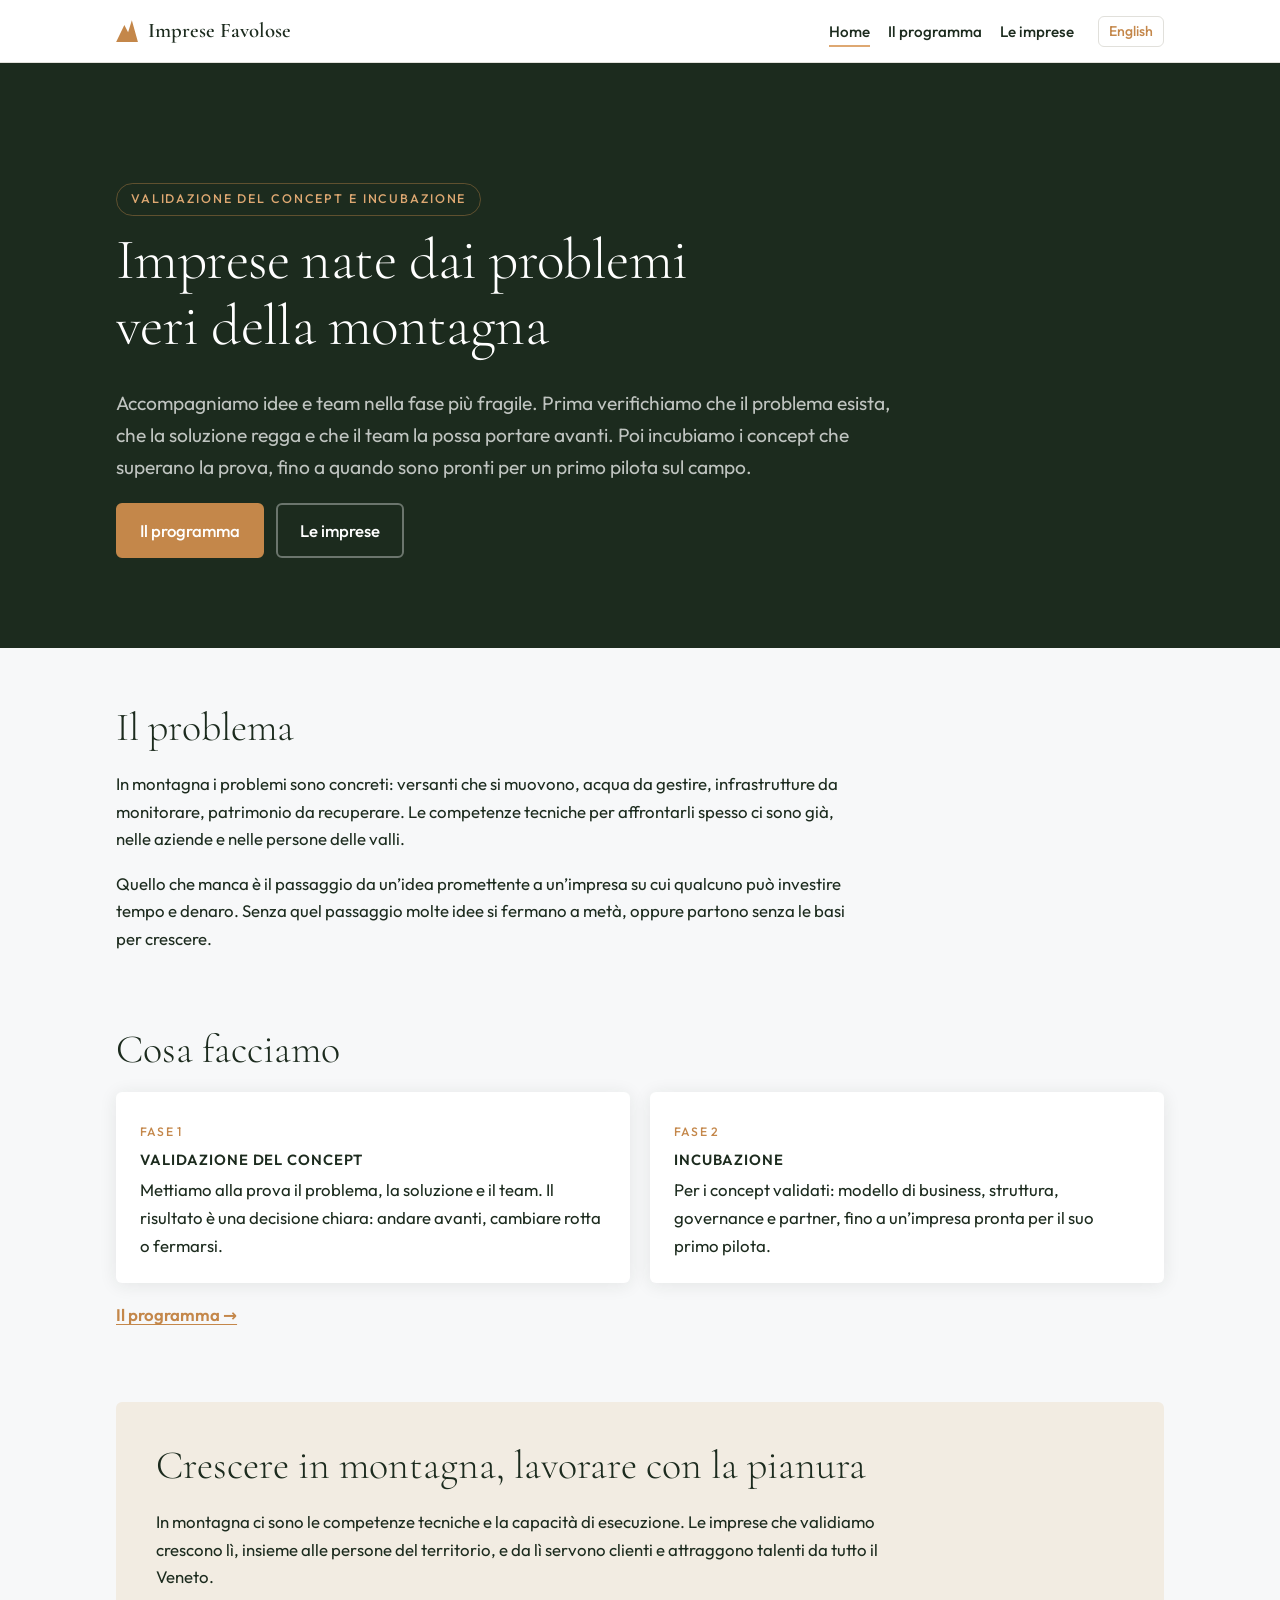
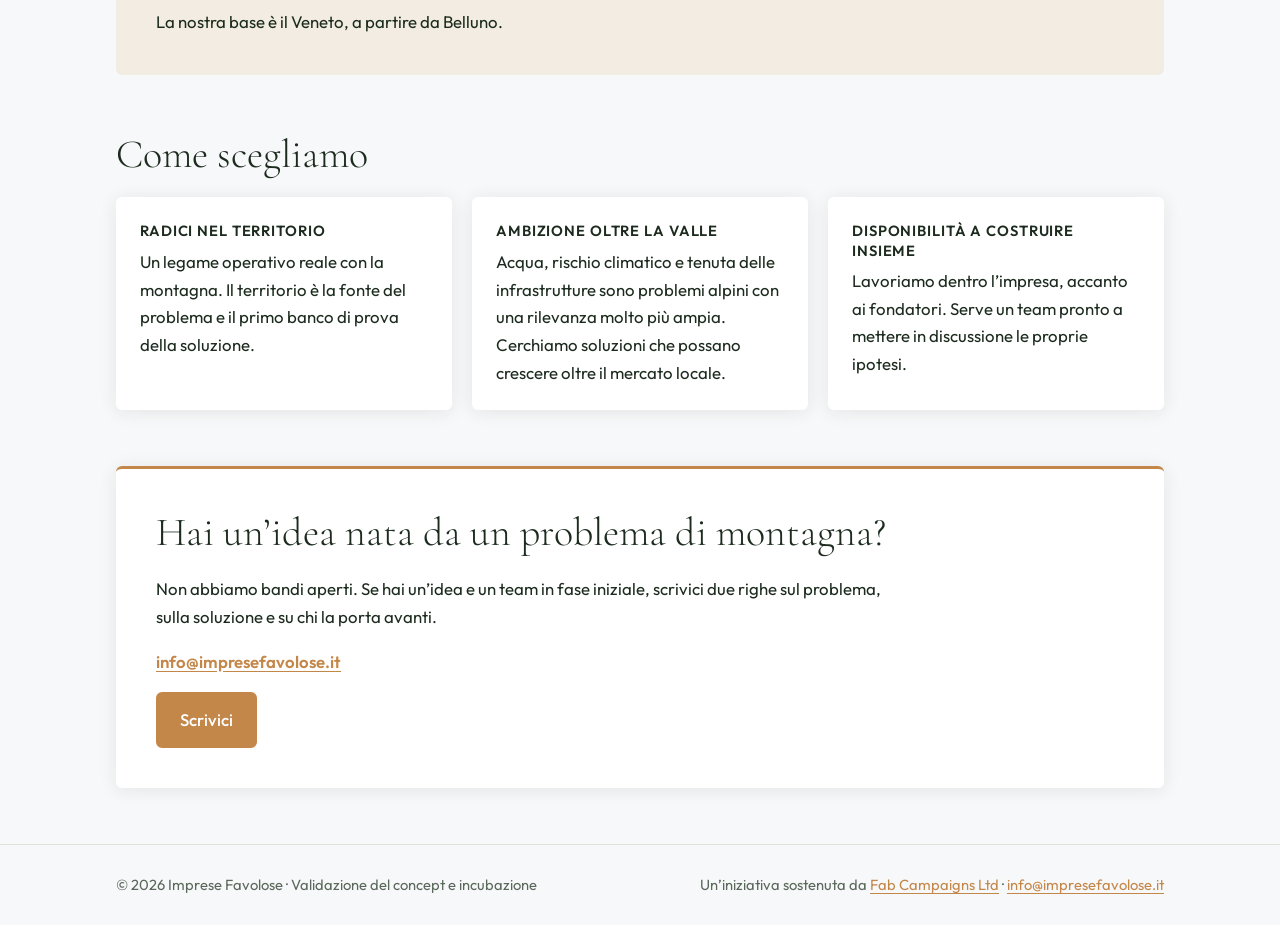
<file: site/index.html>
<!doctype html>
<html lang="it-IT">
<head>
<meta charset="utf-8">
<meta name="viewport" content="width=device-width, initial-scale=1, viewport-fit=cover">
<title>Imprese Favolose · Validazione del concept e incubazione</title>
<meta name="description" content="Validiamo e incubiamo imprese nate dai problemi reali della montagna, fino a quando sono pronte per un primo pilota.">
<meta name="robots" content="noindex, nofollow">
<meta property="og:title" content="Imprese Favolose · Validazione del concept e incubazione">
<meta property="og:description" content="Validiamo e incubiamo imprese nate dai problemi reali della montagna, fino a quando sono pronte per un primo pilota.">
<meta property="og:site_name" content="Imprese Favolose">
<meta name="twitter:card" content="summary">
<link rel="alternate" hreflang="it" href="https://impresefavolose.it/">
<link rel="alternate" hreflang="en" href="https://impresefavolose.it/en/">
<link rel="alternate" hreflang="x-default" href="https://impresefavolose.it/">
<link rel="preload" href="assets/fonts/cormorant-garamond-latin-600-normal.woff2" as="font" type="font/woff2" crossorigin>
<link rel="stylesheet" href="assets/site.css?v=5d8d4ecccc">
</head>
<body>
<a class="skip" href="#content">Vai al contenuto</a>
<header class="site-header">
  <div class="wrap">
    <a class="brand" href="index.html"><span class="mark" aria-hidden="true"></span><span>Imprese Favolose</span></a>
    <nav class="site-nav" aria-label="Main">
      <ul>
        <li><a href="index.html" aria-current="page">Home</a></li>
        <li><a href="programma.html">Il programma</a></li>
        <li><a href="imprese.html">Le imprese</a></li>
      </ul>
    </nav>
    <a class="lang" href="en/index.html" hreflang="en" lang="en">English</a>
  </div>
</header>
<main id="content">
<div class="hero"><div class="wrap">
<p class="eyebrow">Validazione del concept e incubazione</p>
<h1>Imprese nate dai problemi veri della montagna</h1>
<p class="lead">Accompagniamo idee e team nella fase più fragile. Prima verifichiamo che il problema esista, che la soluzione regga e che il team la possa portare avanti. Poi incubiamo i concept che superano la prova, fino a quando sono pronti per un primo pilota sul campo.</p>
<div class="btn-row"><a class="btn" href="programma.html">Il programma</a><a class="btn ghost" href="imprese.html">Le imprese</a></div>
</div></div><section><div class="wrap"><div class="prose"><h2>Il problema</h2><p>In montagna i problemi sono concreti: versanti che si muovono, acqua da gestire, infrastrutture da monitorare, patrimonio da recuperare. Le competenze tecniche per affrontarli spesso ci sono già, nelle aziende e nelle persone delle valli.</p><p>Quello che manca è il passaggio da un’idea promettente a un’impresa su cui qualcuno può investire tempo e denaro. Senza quel passaggio molte idee si fermano a metà, oppure partono senza le basi per crescere.</p></div></div></section><section><div class="wrap"><h2>Cosa facciamo</h2><div class="grid two"><div class="card"><span class="tag">Fase 1</span><h3>Validazione del concept</h3><p>Mettiamo alla prova il problema, la soluzione e il team. Il risultato è una decisione chiara: andare avanti, cambiare rotta o fermarsi.</p></div><div class="card"><span class="tag">Fase 2</span><h3>Incubazione</h3><p>Per i concept validati: modello di business, struttura, governance e partner, fino a un’impresa pronta per il suo primo pilota.</p></div></div><p class="more-link"><a href="programma.html">Il programma &rarr;</a></p></div></section><section><div class="wrap"><div class="band"><h2>Crescere in montagna, lavorare con la pianura</h2><p>In montagna ci sono le competenze tecniche e la capacità di esecuzione. Le imprese che validiamo crescono lì, insieme alle persone del territorio, e da lì servono clienti e attraggono talenti da tutto il Veneto.</p><p>La nostra base è il Veneto, a partire da Belluno.</p></div></div></section><section><div class="wrap"><h2>Come scegliamo</h2><div class="grid"><div class="card"><h3>Radici nel territorio</h3><p>Un legame operativo reale con la montagna. Il territorio è la fonte del problema e il primo banco di prova della soluzione.</p></div><div class="card"><h3>Ambizione oltre la valle</h3><p>Acqua, rischio climatico e tenuta delle infrastrutture sono problemi alpini con una rilevanza molto più ampia. Cerchiamo soluzioni che possano crescere oltre il mercato locale.</p></div><div class="card"><h3>Disponibilità a costruire insieme</h3><p>Lavoriamo dentro l’impresa, accanto ai fondatori. Serve un team pronto a mettere in discussione le proprie ipotesi.</p></div></div></div></section><section><div class="wrap"><div class="callout"><h2>Hai un’idea nata da un problema di montagna?</h2><p>Non abbiamo bandi aperti. Se hai un’idea e un team in fase iniziale, scrivici due righe sul problema, sulla soluzione e su chi la porta avanti.</p><p class="contact-line"><a href="mailto:info@impresefavolose.it">info@impresefavolose.it</a></p><div class="btn-row"><a class="btn" href="mailto:info@impresefavolose.it?subject=Imprese%20Favolose">Scrivici</a></div></div></div></section>
</main>
<footer class="site-footer">
  <div class="wrap">
    <span>&copy; 2026 Imprese Favolose · Validazione del concept e incubazione</span>
    <span>Un’iniziativa sostenuta da <a href="https://fabcampaigns.com">Fab Campaigns Ltd</a> &middot; <a href="mailto:info@impresefavolose.it">info@impresefavolose.it</a></span>
  </div>
</footer>
</body>
</html>
</file>
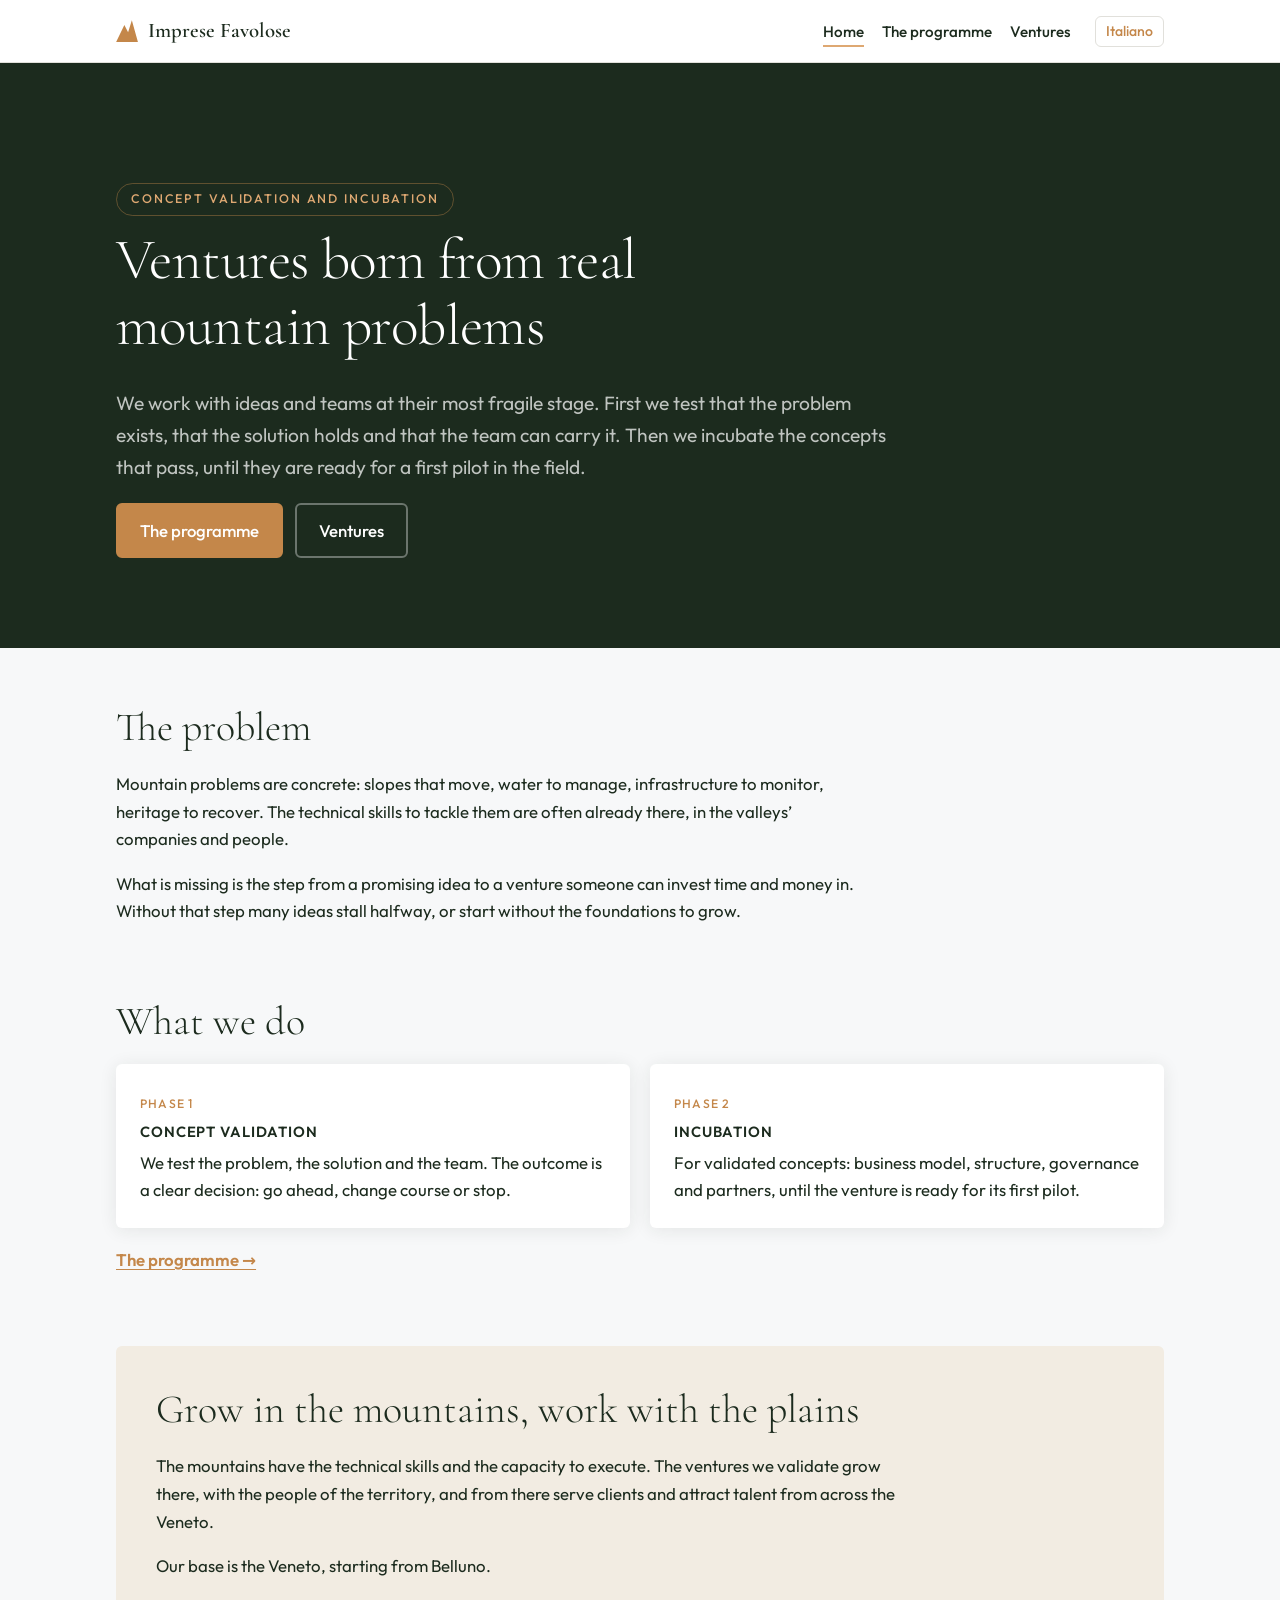
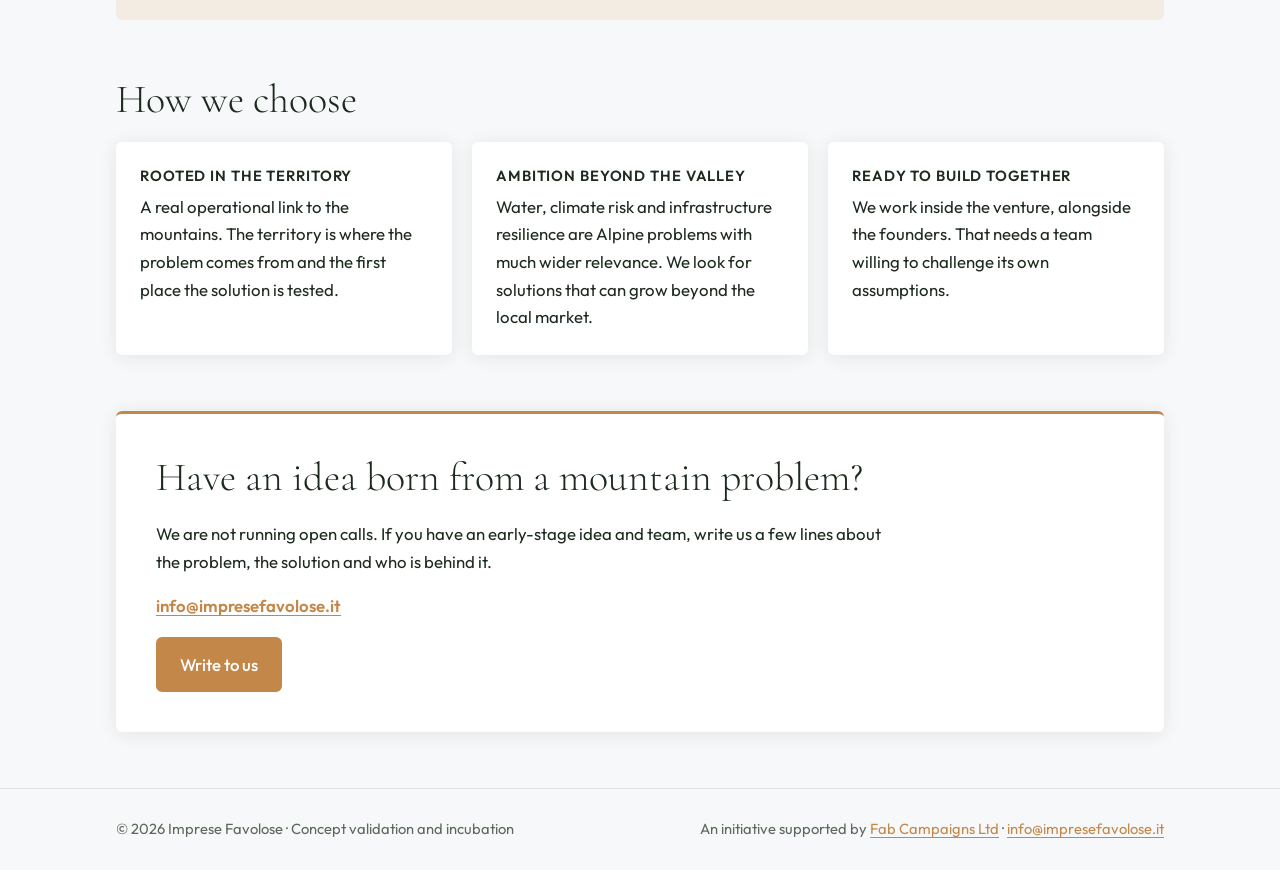
<file: site/en/index.html>
<!doctype html>
<html lang="en-GB">
<head>
<meta charset="utf-8">
<meta name="viewport" content="width=device-width, initial-scale=1, viewport-fit=cover">
<title>Imprese Favolose · Concept validation and incubation</title>
<meta name="description" content="We validate and incubate ventures born from real mountain problems, until they are ready for a first pilot.">
<meta name="robots" content="noindex, nofollow">
<meta property="og:title" content="Imprese Favolose · Concept validation and incubation">
<meta property="og:description" content="We validate and incubate ventures born from real mountain problems, until they are ready for a first pilot.">
<meta property="og:site_name" content="Imprese Favolose">
<meta name="twitter:card" content="summary">
<link rel="alternate" hreflang="it" href="https://impresefavolose.it/">
<link rel="alternate" hreflang="en" href="https://impresefavolose.it/en/">
<link rel="alternate" hreflang="x-default" href="https://impresefavolose.it/">
<link rel="preload" href="../assets/fonts/cormorant-garamond-latin-600-normal.woff2" as="font" type="font/woff2" crossorigin>
<link rel="stylesheet" href="../assets/site.css?v=5d8d4ecccc">
</head>
<body>
<a class="skip" href="#content">Skip to content</a>
<header class="site-header">
  <div class="wrap">
    <a class="brand" href="index.html"><span class="mark" aria-hidden="true"></span><span>Imprese Favolose</span></a>
    <nav class="site-nav" aria-label="Main">
      <ul>
        <li><a href="index.html" aria-current="page">Home</a></li>
        <li><a href="programme.html">The programme</a></li>
        <li><a href="ventures.html">Ventures</a></li>
      </ul>
    </nav>
    <a class="lang" href="../index.html" hreflang="it" lang="it">Italiano</a>
  </div>
</header>
<main id="content">
<div class="hero"><div class="wrap">
<p class="eyebrow">Concept validation and incubation</p>
<h1>Ventures born from real mountain problems</h1>
<p class="lead">We work with ideas and teams at their most fragile stage. First we test that the problem exists, that the solution holds and that the team can carry it. Then we incubate the concepts that pass, until they are ready for a first pilot in the field.</p>
<div class="btn-row"><a class="btn" href="programme.html">The programme</a><a class="btn ghost" href="ventures.html">Ventures</a></div>
</div></div><section><div class="wrap"><div class="prose"><h2>The problem</h2><p>Mountain problems are concrete: slopes that move, water to manage, infrastructure to monitor, heritage to recover. The technical skills to tackle them are often already there, in the valleys’ companies and people.</p><p>What is missing is the step from a promising idea to a venture someone can invest time and money in. Without that step many ideas stall halfway, or start without the foundations to grow.</p></div></div></section><section><div class="wrap"><h2>What we do</h2><div class="grid two"><div class="card"><span class="tag">Phase 1</span><h3>Concept validation</h3><p>We test the problem, the solution and the team. The outcome is a clear decision: go ahead, change course or stop.</p></div><div class="card"><span class="tag">Phase 2</span><h3>Incubation</h3><p>For validated concepts: business model, structure, governance and partners, until the venture is ready for its first pilot.</p></div></div><p class="more-link"><a href="programme.html">The programme &rarr;</a></p></div></section><section><div class="wrap"><div class="band"><h2>Grow in the mountains, work with the plains</h2><p>The mountains have the technical skills and the capacity to execute. The ventures we validate grow there, with the people of the territory, and from there serve clients and attract talent from across the Veneto.</p><p>Our base is the Veneto, starting from Belluno.</p></div></div></section><section><div class="wrap"><h2>How we choose</h2><div class="grid"><div class="card"><h3>Rooted in the territory</h3><p>A real operational link to the mountains. The territory is where the problem comes from and the first place the solution is tested.</p></div><div class="card"><h3>Ambition beyond the valley</h3><p>Water, climate risk and infrastructure resilience are Alpine problems with much wider relevance. We look for solutions that can grow beyond the local market.</p></div><div class="card"><h3>Ready to build together</h3><p>We work inside the venture, alongside the founders. That needs a team willing to challenge its own assumptions.</p></div></div></div></section><section><div class="wrap"><div class="callout"><h2>Have an idea born from a mountain problem?</h2><p>We are not running open calls. If you have an early-stage idea and team, write us a few lines about the problem, the solution and who is behind it.</p><p class="contact-line"><a href="mailto:info@impresefavolose.it">info@impresefavolose.it</a></p><div class="btn-row"><a class="btn" href="mailto:info@impresefavolose.it?subject=Imprese%20Favolose">Write to us</a></div></div></div></section>
</main>
<footer class="site-footer">
  <div class="wrap">
    <span>&copy; 2026 Imprese Favolose · Concept validation and incubation</span>
    <span>An initiative supported by <a href="https://fabcampaigns.com">Fab Campaigns Ltd</a> &middot; <a href="mailto:info@impresefavolose.it">info@impresefavolose.it</a></span>
  </div>
</footer>
</body>
</html>
</file>
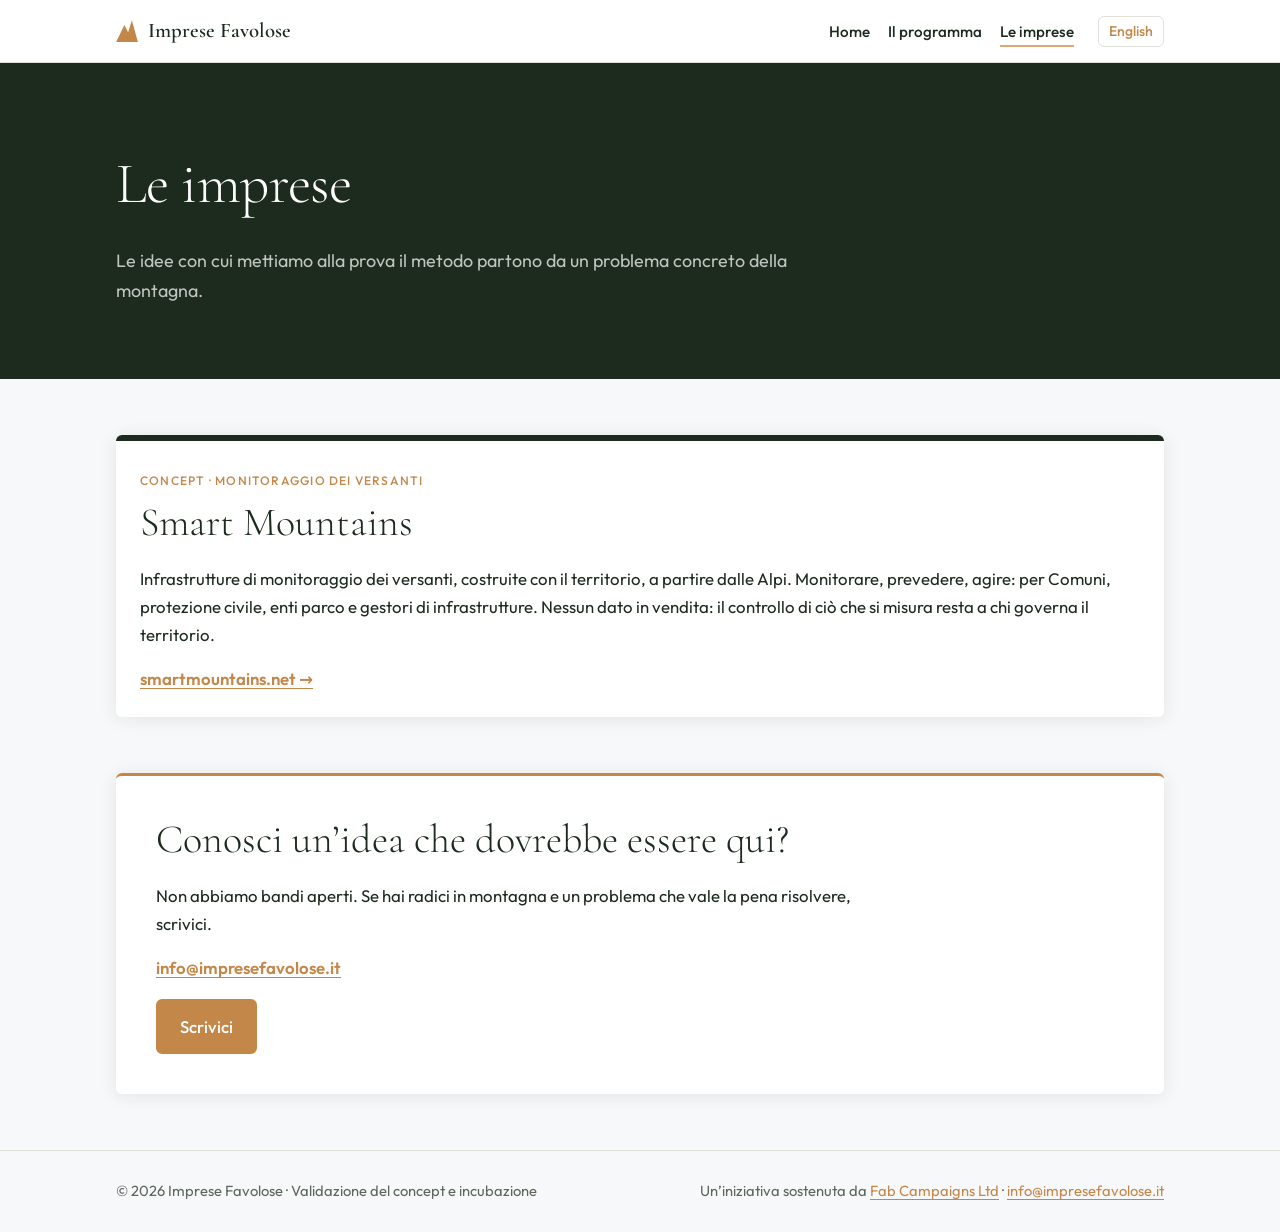
<file: site/imprese.html>
<!doctype html>
<html lang="it-IT">
<head>
<meta charset="utf-8">
<meta name="viewport" content="width=device-width, initial-scale=1, viewport-fit=cover">
<title>Le imprese · Imprese Favolose</title>
<meta name="description" content="Le idee con cui Imprese Favolose mette alla prova il proprio metodo.">
<meta name="robots" content="noindex, nofollow">
<meta property="og:title" content="Le imprese · Imprese Favolose">
<meta property="og:description" content="Le idee con cui Imprese Favolose mette alla prova il proprio metodo.">
<meta property="og:site_name" content="Imprese Favolose">
<meta name="twitter:card" content="summary">
<link rel="alternate" hreflang="it" href="https://impresefavolose.it/imprese">
<link rel="alternate" hreflang="en" href="https://impresefavolose.it/en/ventures">
<link rel="alternate" hreflang="x-default" href="https://impresefavolose.it/imprese">
<link rel="preload" href="assets/fonts/cormorant-garamond-latin-600-normal.woff2" as="font" type="font/woff2" crossorigin>
<link rel="stylesheet" href="assets/site.css?v=5d8d4ecccc">
</head>
<body>
<a class="skip" href="#content">Vai al contenuto</a>
<header class="site-header">
  <div class="wrap">
    <a class="brand" href="index.html"><span class="mark" aria-hidden="true"></span><span>Imprese Favolose</span></a>
    <nav class="site-nav" aria-label="Main">
      <ul>
        <li><a href="index.html">Home</a></li>
        <li><a href="programma.html">Il programma</a></li>
        <li><a href="imprese.html" aria-current="page">Le imprese</a></li>
      </ul>
    </nav>
    <a class="lang" href="en/ventures.html" hreflang="en" lang="en">English</a>
  </div>
</header>
<main id="content">
<div class="page-head"><div class="wrap"><h1>Le imprese</h1><p>Le idee con cui mettiamo alla prova il metodo partono da un problema concreto della montagna.</p></div></div><section><div class="wrap"><div class="grid two"><div class="card venture"><span class="tag">Concept · Monitoraggio dei versanti</span><h2>Smart Mountains</h2><p>Infrastrutture di monitoraggio dei versanti, costruite con il territorio, a partire dalle Alpi. Monitorare, prevedere, agire: per Comuni, protezione civile, enti parco e gestori di infrastrutture. Nessun dato in vendita: il controllo di ciò che si misura resta a chi governa il territorio.</p><a class="more" href="https://smartmountains.net/it/">smartmountains.net &rarr;</a></div></div></div></section><section><div class="wrap"><div class="callout"><h2>Conosci un’idea che dovrebbe essere qui?</h2><p>Non abbiamo bandi aperti. Se hai radici in montagna e un problema che vale la pena risolvere, scrivici.</p><p class="contact-line"><a href="mailto:info@impresefavolose.it">info@impresefavolose.it</a></p><div class="btn-row"><a class="btn" href="mailto:info@impresefavolose.it?subject=Imprese%20Favolose">Scrivici</a></div></div></div></section>
</main>
<footer class="site-footer">
  <div class="wrap">
    <span>&copy; 2026 Imprese Favolose · Validazione del concept e incubazione</span>
    <span>Un’iniziativa sostenuta da <a href="https://fabcampaigns.com">Fab Campaigns Ltd</a> &middot; <a href="mailto:info@impresefavolose.it">info@impresefavolose.it</a></span>
  </div>
</footer>
</body>
</html>
</file>
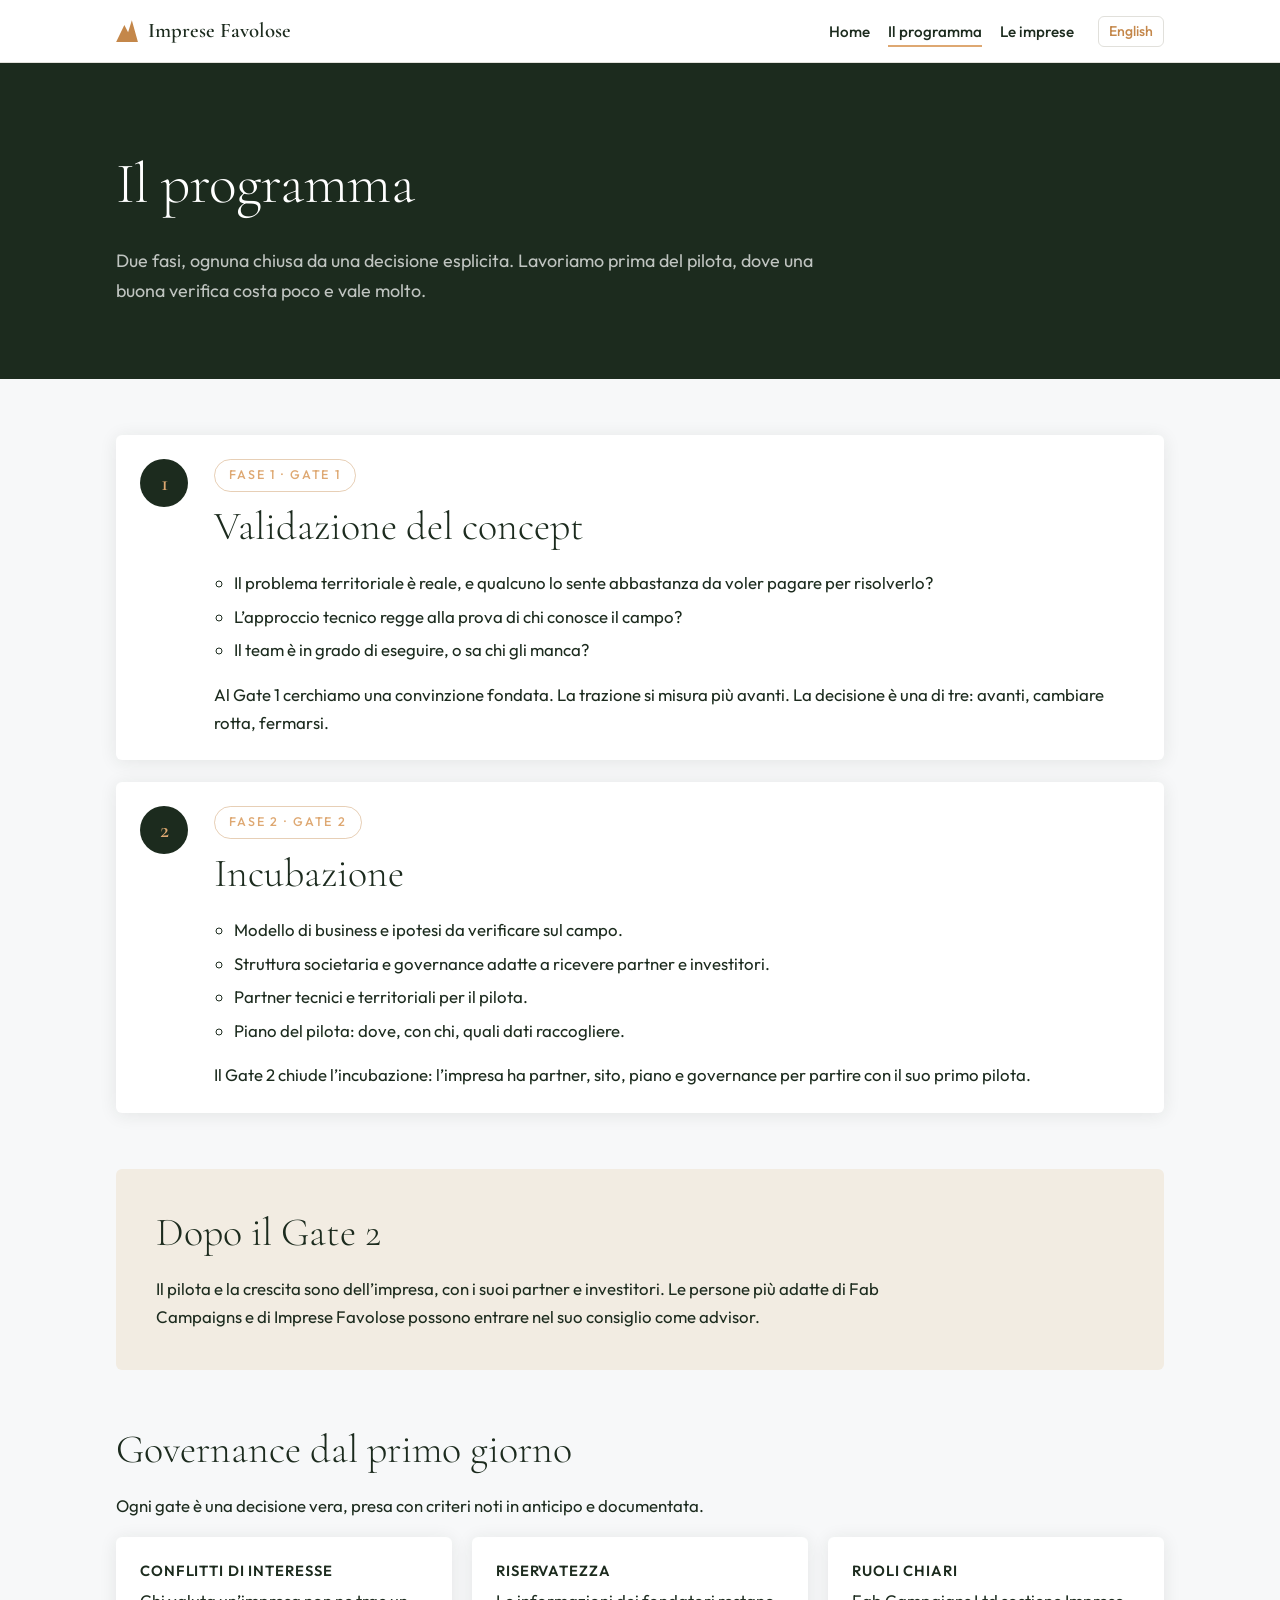
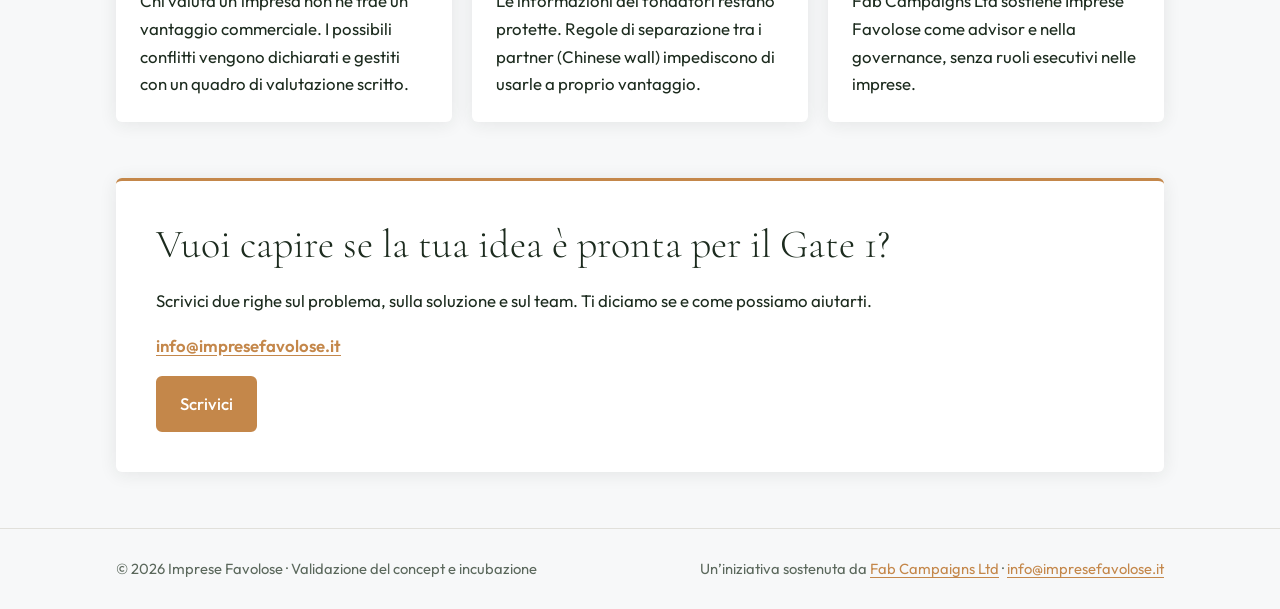
<file: site/programma.html>
<!doctype html>
<html lang="it-IT">
<head>
<meta charset="utf-8">
<meta name="viewport" content="width=device-width, initial-scale=1, viewport-fit=cover">
<title>Il programma · Imprese Favolose</title>
<meta name="description" content="Due fasi, validazione del concept e incubazione, ognuna chiusa da una decisione esplicita.">
<meta name="robots" content="noindex, nofollow">
<meta property="og:title" content="Il programma · Imprese Favolose">
<meta property="og:description" content="Due fasi, validazione del concept e incubazione, ognuna chiusa da una decisione esplicita.">
<meta property="og:site_name" content="Imprese Favolose">
<meta name="twitter:card" content="summary">
<link rel="alternate" hreflang="it" href="https://impresefavolose.it/programma">
<link rel="alternate" hreflang="en" href="https://impresefavolose.it/en/programme">
<link rel="alternate" hreflang="x-default" href="https://impresefavolose.it/programma">
<link rel="preload" href="assets/fonts/cormorant-garamond-latin-600-normal.woff2" as="font" type="font/woff2" crossorigin>
<link rel="stylesheet" href="assets/site.css?v=5d8d4ecccc">
</head>
<body>
<a class="skip" href="#content">Vai al contenuto</a>
<header class="site-header">
  <div class="wrap">
    <a class="brand" href="index.html"><span class="mark" aria-hidden="true"></span><span>Imprese Favolose</span></a>
    <nav class="site-nav" aria-label="Main">
      <ul>
        <li><a href="index.html">Home</a></li>
        <li><a href="programma.html" aria-current="page">Il programma</a></li>
        <li><a href="imprese.html">Le imprese</a></li>
      </ul>
    </nav>
    <a class="lang" href="en/programme.html" hreflang="en" lang="en">English</a>
  </div>
</header>
<main id="content">
<div class="page-head"><div class="wrap"><h1>Il programma</h1><p>Due fasi, ognuna chiusa da una decisione esplicita. Lavoriamo prima del pilota, dove una buona verifica costa poco e vale molto.</p></div></div><section><div class="wrap"><ol class="phases"><li class="phase"><span class="num" aria-hidden="true">1</span><div><p class="eyebrow">Fase 1 · Gate 1</p><h2>Validazione del concept</h2><ul class="list"><li>Il problema territoriale è reale, e qualcuno lo sente abbastanza da voler pagare per risolverlo?</li><li>L’approccio tecnico regge alla prova di chi conosce il campo?</li><li>Il team è in grado di eseguire, o sa chi gli manca?</li></ul><p>Al Gate 1 cerchiamo una convinzione fondata. La trazione si misura più avanti. La decisione è una di tre: avanti, cambiare rotta, fermarsi.</p></div></li><li class="phase"><span class="num" aria-hidden="true">2</span><div><p class="eyebrow">Fase 2 · Gate 2</p><h2>Incubazione</h2><ul class="list"><li>Modello di business e ipotesi da verificare sul campo.</li><li>Struttura societaria e governance adatte a ricevere partner e investitori.</li><li>Partner tecnici e territoriali per il pilota.</li><li>Piano del pilota: dove, con chi, quali dati raccogliere.</li></ul><p>Il Gate 2 chiude l’incubazione: l’impresa ha partner, sito, piano e governance per partire con il suo primo pilota.</p></div></li></ol></div></section><section><div class="wrap"><div class="band"><h2>Dopo il Gate 2</h2><p>Il pilota e la crescita sono dell’impresa, con i suoi partner e investitori. Le persone più adatte di Fab Campaigns e di Imprese Favolose possono entrare nel suo consiglio come advisor.</p></div></div></section><section><div class="wrap"><div class="prose"><h2>Governance dal primo giorno</h2><p>Ogni gate è una decisione vera, presa con criteri noti in anticipo e documentata.</p></div><div class="grid"><div class="card"><h3>Conflitti di interesse</h3><p>Chi valuta un’impresa non ne trae un vantaggio commerciale. I possibili conflitti vengono dichiarati e gestiti con un quadro di valutazione scritto.</p></div><div class="card"><h3>Riservatezza</h3><p>Le informazioni dei fondatori restano protette. Regole di separazione tra i partner (Chinese wall) impediscono di usarle a proprio vantaggio.</p></div><div class="card"><h3>Ruoli chiari</h3><p>Fab Campaigns Ltd sostiene Imprese Favolose come advisor e nella governance, senza ruoli esecutivi nelle imprese.</p></div></div></div></section><section><div class="wrap"><div class="callout"><h2>Vuoi capire se la tua idea è pronta per il Gate 1?</h2><p>Scrivici due righe sul problema, sulla soluzione e sul team. Ti diciamo se e come possiamo aiutarti.</p><p class="contact-line"><a href="mailto:info@impresefavolose.it">info@impresefavolose.it</a></p><div class="btn-row"><a class="btn" href="mailto:info@impresefavolose.it?subject=Imprese%20Favolose">Scrivici</a></div></div></div></section>
</main>
<footer class="site-footer">
  <div class="wrap">
    <span>&copy; 2026 Imprese Favolose · Validazione del concept e incubazione</span>
    <span>Un’iniziativa sostenuta da <a href="https://fabcampaigns.com">Fab Campaigns Ltd</a> &middot; <a href="mailto:info@impresefavolose.it">info@impresefavolose.it</a></span>
  </div>
</footer>
</body>
</html>
</file>
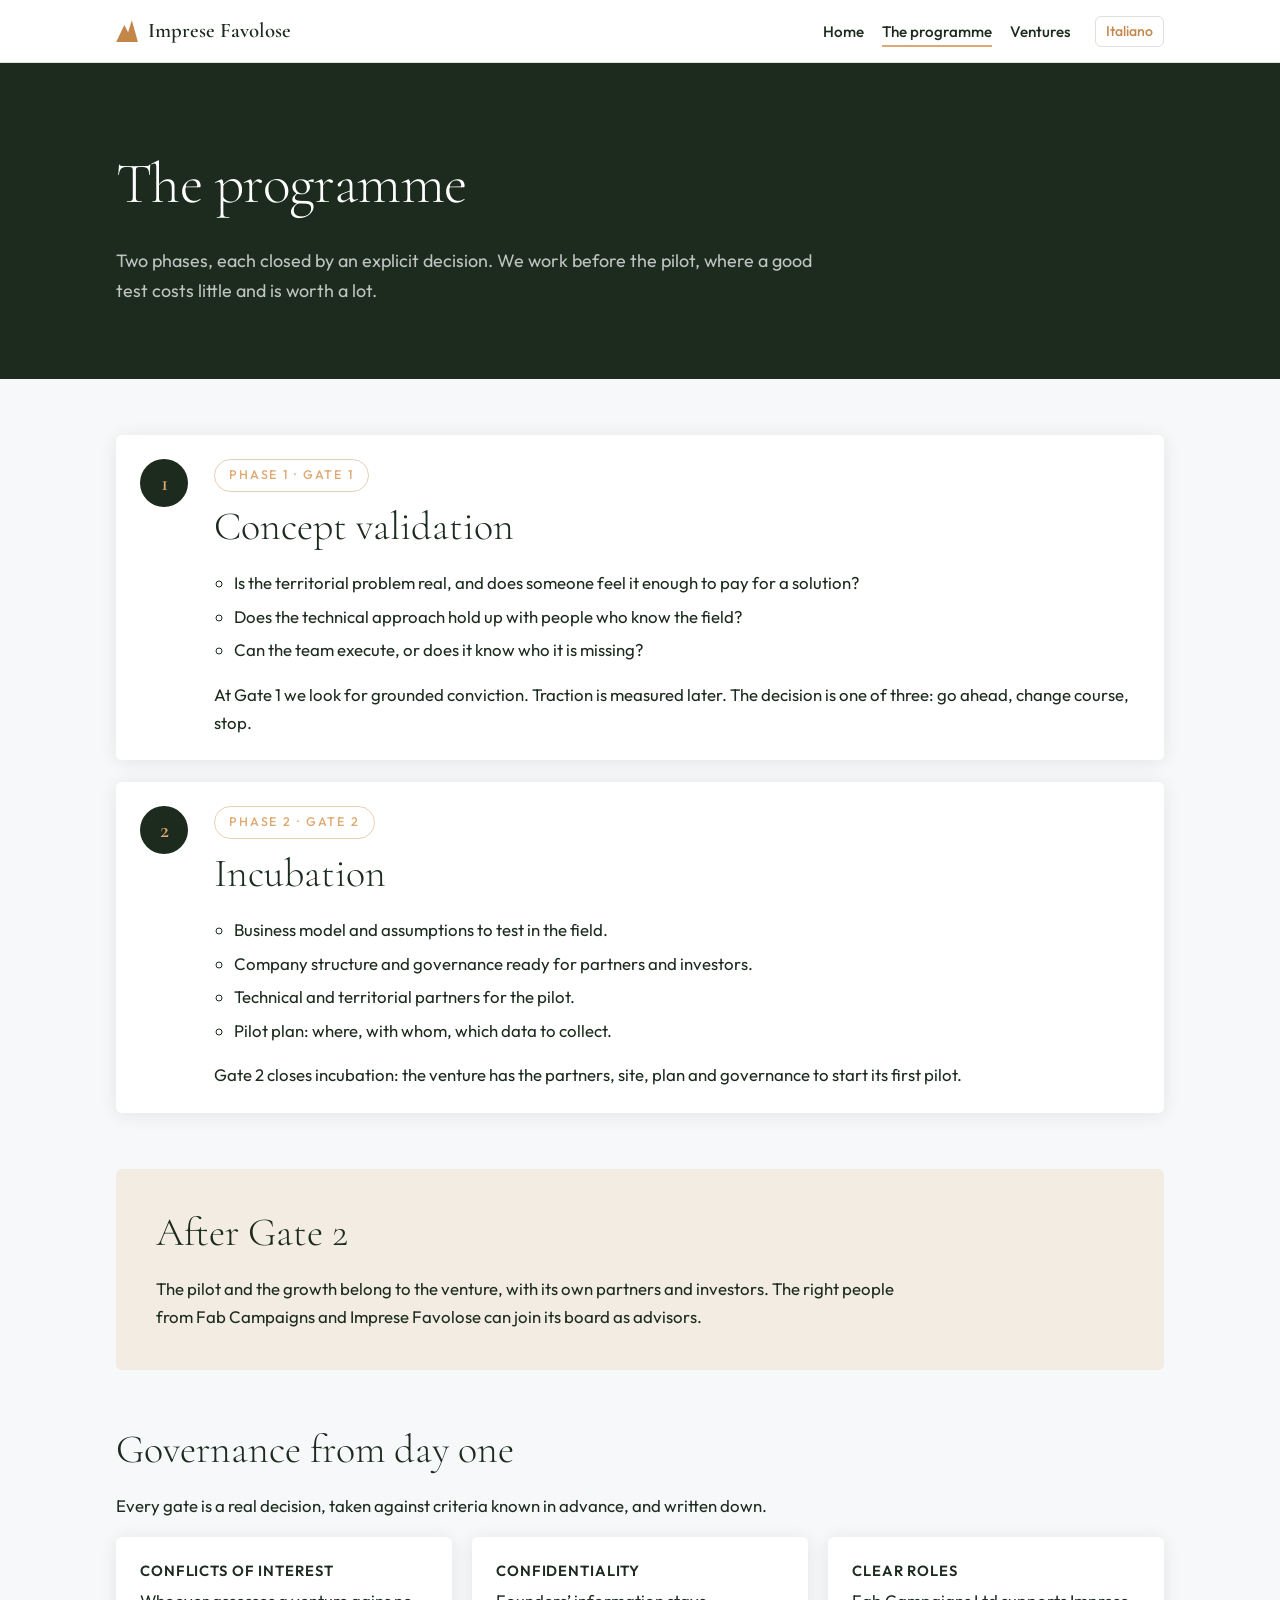
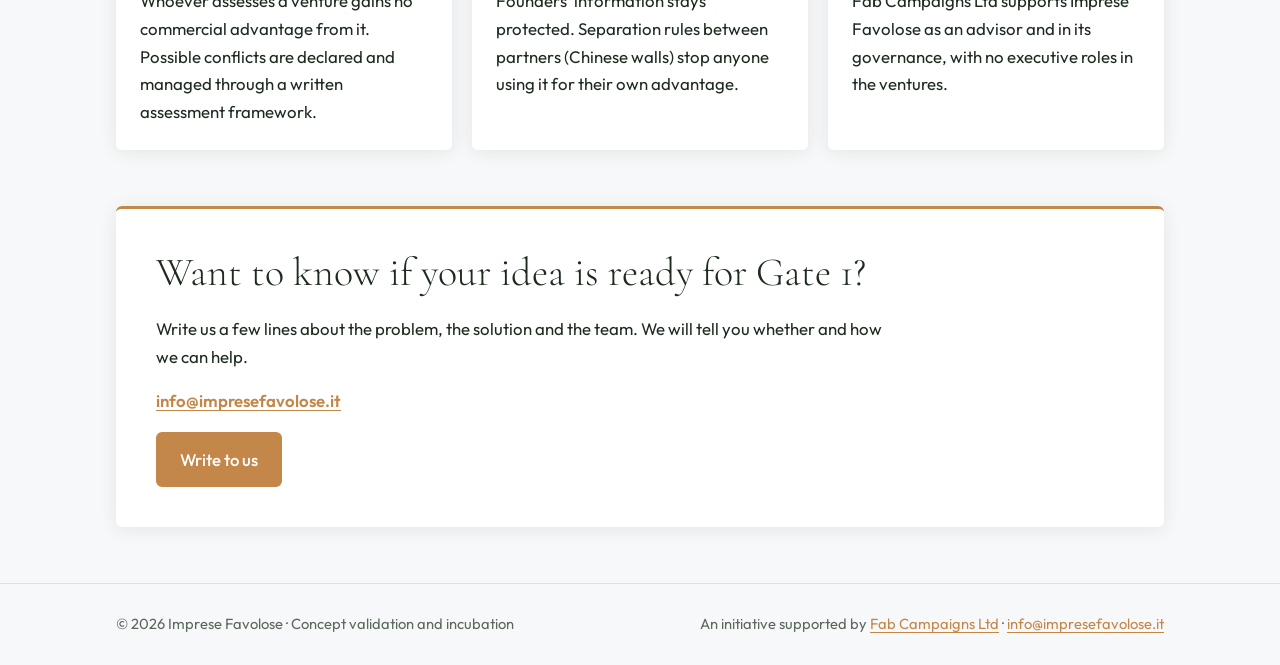
<file: site/en/programme.html>
<!doctype html>
<html lang="en-GB">
<head>
<meta charset="utf-8">
<meta name="viewport" content="width=device-width, initial-scale=1, viewport-fit=cover">
<title>The programme · Imprese Favolose</title>
<meta name="description" content="Two phases, concept validation and incubation, each closed by an explicit decision.">
<meta name="robots" content="noindex, nofollow">
<meta property="og:title" content="The programme · Imprese Favolose">
<meta property="og:description" content="Two phases, concept validation and incubation, each closed by an explicit decision.">
<meta property="og:site_name" content="Imprese Favolose">
<meta name="twitter:card" content="summary">
<link rel="alternate" hreflang="it" href="https://impresefavolose.it/programma">
<link rel="alternate" hreflang="en" href="https://impresefavolose.it/en/programme">
<link rel="alternate" hreflang="x-default" href="https://impresefavolose.it/programma">
<link rel="preload" href="../assets/fonts/cormorant-garamond-latin-600-normal.woff2" as="font" type="font/woff2" crossorigin>
<link rel="stylesheet" href="../assets/site.css?v=5d8d4ecccc">
</head>
<body>
<a class="skip" href="#content">Skip to content</a>
<header class="site-header">
  <div class="wrap">
    <a class="brand" href="index.html"><span class="mark" aria-hidden="true"></span><span>Imprese Favolose</span></a>
    <nav class="site-nav" aria-label="Main">
      <ul>
        <li><a href="index.html">Home</a></li>
        <li><a href="programme.html" aria-current="page">The programme</a></li>
        <li><a href="ventures.html">Ventures</a></li>
      </ul>
    </nav>
    <a class="lang" href="../programma.html" hreflang="it" lang="it">Italiano</a>
  </div>
</header>
<main id="content">
<div class="page-head"><div class="wrap"><h1>The programme</h1><p>Two phases, each closed by an explicit decision. We work before the pilot, where a good test costs little and is worth a lot.</p></div></div><section><div class="wrap"><ol class="phases"><li class="phase"><span class="num" aria-hidden="true">1</span><div><p class="eyebrow">Phase 1 · Gate 1</p><h2>Concept validation</h2><ul class="list"><li>Is the territorial problem real, and does someone feel it enough to pay for a solution?</li><li>Does the technical approach hold up with people who know the field?</li><li>Can the team execute, or does it know who it is missing?</li></ul><p>At Gate 1 we look for grounded conviction. Traction is measured later. The decision is one of three: go ahead, change course, stop.</p></div></li><li class="phase"><span class="num" aria-hidden="true">2</span><div><p class="eyebrow">Phase 2 · Gate 2</p><h2>Incubation</h2><ul class="list"><li>Business model and assumptions to test in the field.</li><li>Company structure and governance ready for partners and investors.</li><li>Technical and territorial partners for the pilot.</li><li>Pilot plan: where, with whom, which data to collect.</li></ul><p>Gate 2 closes incubation: the venture has the partners, site, plan and governance to start its first pilot.</p></div></li></ol></div></section><section><div class="wrap"><div class="band"><h2>After Gate 2</h2><p>The pilot and the growth belong to the venture, with its own partners and investors. The right people from Fab Campaigns and Imprese Favolose can join its board as advisors.</p></div></div></section><section><div class="wrap"><div class="prose"><h2>Governance from day one</h2><p>Every gate is a real decision, taken against criteria known in advance, and written down.</p></div><div class="grid"><div class="card"><h3>Conflicts of interest</h3><p>Whoever assesses a venture gains no commercial advantage from it. Possible conflicts are declared and managed through a written assessment framework.</p></div><div class="card"><h3>Confidentiality</h3><p>Founders’ information stays protected. Separation rules between partners (Chinese walls) stop anyone using it for their own advantage.</p></div><div class="card"><h3>Clear roles</h3><p>Fab Campaigns Ltd supports Imprese Favolose as an advisor and in its governance, with no executive roles in the ventures.</p></div></div></div></section><section><div class="wrap"><div class="callout"><h2>Want to know if your idea is ready for Gate 1?</h2><p>Write us a few lines about the problem, the solution and the team. We will tell you whether and how we can help.</p><p class="contact-line"><a href="mailto:info@impresefavolose.it">info@impresefavolose.it</a></p><div class="btn-row"><a class="btn" href="mailto:info@impresefavolose.it?subject=Imprese%20Favolose">Write to us</a></div></div></div></section>
</main>
<footer class="site-footer">
  <div class="wrap">
    <span>&copy; 2026 Imprese Favolose · Concept validation and incubation</span>
    <span>An initiative supported by <a href="https://fabcampaigns.com">Fab Campaigns Ltd</a> &middot; <a href="mailto:info@impresefavolose.it">info@impresefavolose.it</a></span>
  </div>
</footer>
</body>
</html>
</file>
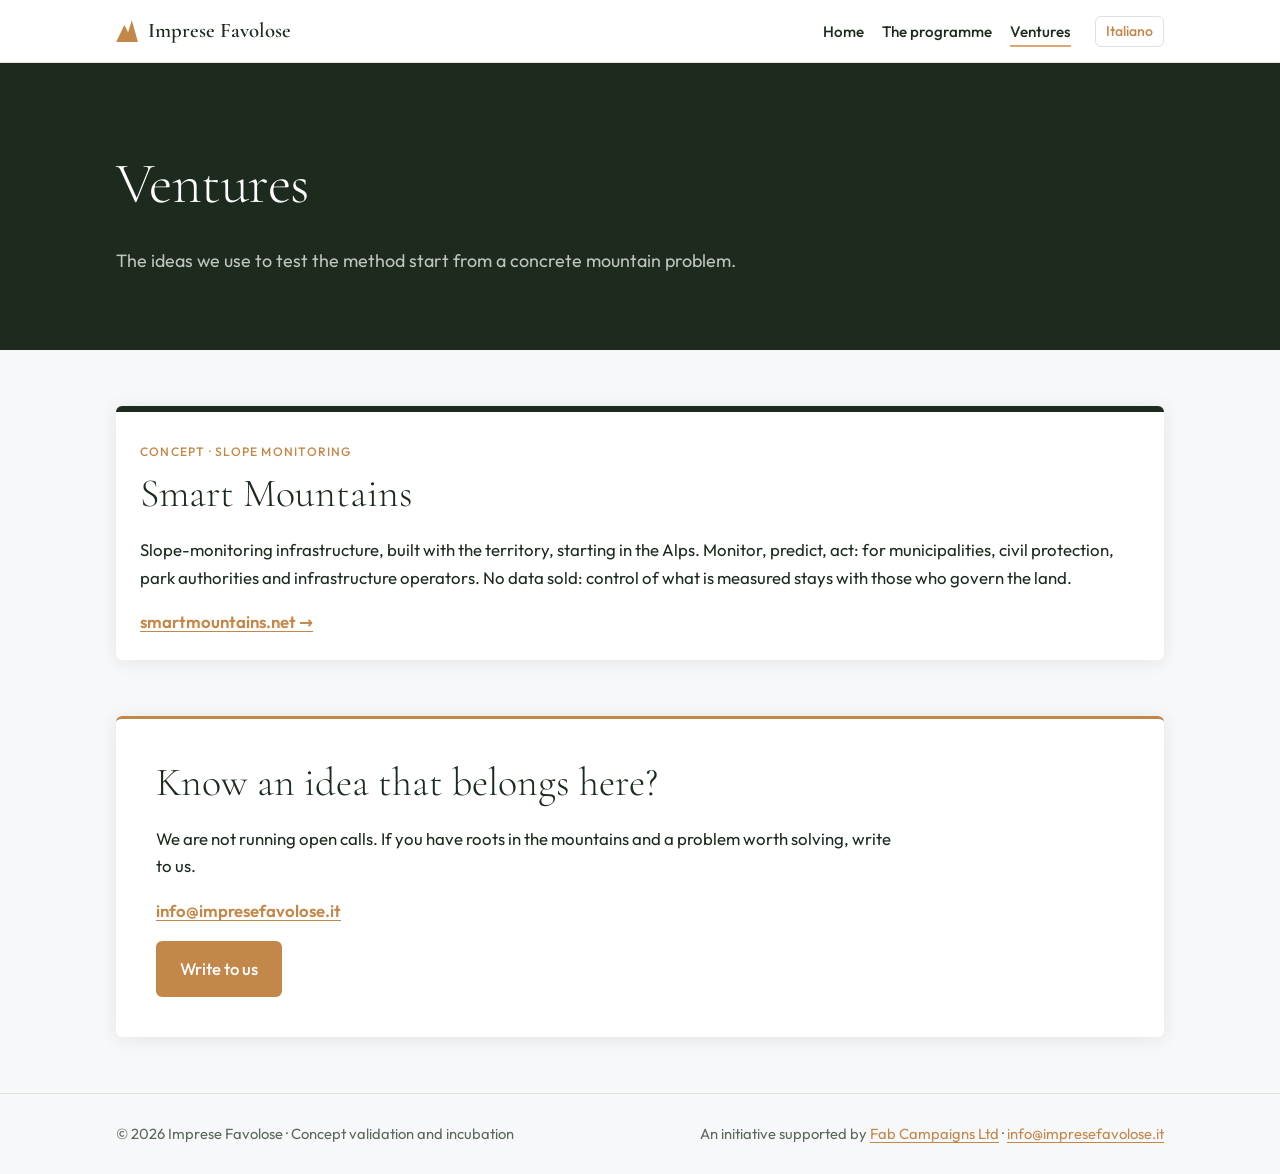
<file: site/en/ventures.html>
<!doctype html>
<html lang="en-GB">
<head>
<meta charset="utf-8">
<meta name="viewport" content="width=device-width, initial-scale=1, viewport-fit=cover">
<title>Ventures · Imprese Favolose</title>
<meta name="description" content="The ideas Imprese Favolose uses to test its method.">
<meta name="robots" content="noindex, nofollow">
<meta property="og:title" content="Ventures · Imprese Favolose">
<meta property="og:description" content="The ideas Imprese Favolose uses to test its method.">
<meta property="og:site_name" content="Imprese Favolose">
<meta name="twitter:card" content="summary">
<link rel="alternate" hreflang="it" href="https://impresefavolose.it/imprese">
<link rel="alternate" hreflang="en" href="https://impresefavolose.it/en/ventures">
<link rel="alternate" hreflang="x-default" href="https://impresefavolose.it/imprese">
<link rel="preload" href="../assets/fonts/cormorant-garamond-latin-600-normal.woff2" as="font" type="font/woff2" crossorigin>
<link rel="stylesheet" href="../assets/site.css?v=5d8d4ecccc">
</head>
<body>
<a class="skip" href="#content">Skip to content</a>
<header class="site-header">
  <div class="wrap">
    <a class="brand" href="index.html"><span class="mark" aria-hidden="true"></span><span>Imprese Favolose</span></a>
    <nav class="site-nav" aria-label="Main">
      <ul>
        <li><a href="index.html">Home</a></li>
        <li><a href="programme.html">The programme</a></li>
        <li><a href="ventures.html" aria-current="page">Ventures</a></li>
      </ul>
    </nav>
    <a class="lang" href="../imprese.html" hreflang="it" lang="it">Italiano</a>
  </div>
</header>
<main id="content">
<div class="page-head"><div class="wrap"><h1>Ventures</h1><p>The ideas we use to test the method start from a concrete mountain problem.</p></div></div><section><div class="wrap"><div class="grid two"><div class="card venture"><span class="tag">Concept · Slope monitoring</span><h2>Smart Mountains</h2><p>Slope-monitoring infrastructure, built with the territory, starting in the Alps. Monitor, predict, act: for municipalities, civil protection, park authorities and infrastructure operators. No data sold: control of what is measured stays with those who govern the land.</p><a class="more" href="https://smartmountains.net">smartmountains.net &rarr;</a></div></div></div></section><section><div class="wrap"><div class="callout"><h2>Know an idea that belongs here?</h2><p>We are not running open calls. If you have roots in the mountains and a problem worth solving, write to us.</p><p class="contact-line"><a href="mailto:info@impresefavolose.it">info@impresefavolose.it</a></p><div class="btn-row"><a class="btn" href="mailto:info@impresefavolose.it?subject=Imprese%20Favolose">Write to us</a></div></div></div></section>
</main>
<footer class="site-footer">
  <div class="wrap">
    <span>&copy; 2026 Imprese Favolose · Concept validation and incubation</span>
    <span>An initiative supported by <a href="https://fabcampaigns.com">Fab Campaigns Ltd</a> &middot; <a href="mailto:info@impresefavolose.it">info@impresefavolose.it</a></span>
  </div>
</footer>
</body>
</html>
</file>
<file: site/assets/site.css>
/* Self-hosted fonts (SIL Open Font License): no calls to Google */
@font-face { font-family: "Cormorant Garamond"; font-weight: 300; font-style: normal; font-display: swap; src: url("fonts/cormorant-garamond-latin-300-normal.woff2") format("woff2"); }
@font-face { font-family: "Cormorant Garamond"; font-weight: 300; font-style: italic; font-display: swap; src: url("fonts/cormorant-garamond-latin-300-italic.woff2") format("woff2"); }
@font-face { font-family: "Cormorant Garamond"; font-weight: 600; font-style: normal; font-display: swap; src: url("fonts/cormorant-garamond-latin-600-normal.woff2") format("woff2"); }
@font-face { font-family: "Cormorant Garamond"; font-weight: 600; font-style: italic; font-display: swap; src: url("fonts/cormorant-garamond-latin-600-italic.woff2") format("woff2"); }
@font-face { font-family: "Outfit"; font-weight: 300; font-style: normal; font-display: swap; src: url("fonts/outfit-latin-300-normal.woff2") format("woff2"); }
@font-face { font-family: "Outfit"; font-weight: 400; font-style: normal; font-display: swap; src: url("fonts/outfit-latin-400-normal.woff2") format("woff2"); }
@font-face { font-family: "Outfit"; font-weight: 500; font-style: normal; font-display: swap; src: url("fonts/outfit-latin-500-normal.woff2") format("woff2"); }
@font-face { font-family: "Outfit"; font-weight: 600; font-style: normal; font-display: swap; src: url("fonts/outfit-latin-600-normal.woff2") format("woff2"); }

/* Imprese Favolose: static site. One stylesheet for every page.
   Palette: deep alpine forest, larch-wood amber, dolomite-stone page ground.
   Matches the style, fonts and palette already live at impresefavolose.it. */
:root {
  --bg: #f7f8f9;          /* dolomite stone */
  --surface: #ffffff;
  --ink: #1c2b1e;         /* alpine forest, night green */
  --muted: #5b685c;
  --line: #e1e0db;
  --accent: #c4874a;      /* larch-wood amber */
  --accent-ink: #ffffff;
  --gold: #dea872;        /* amber, lightened: eyebrows, small labels */
  --band: #f2ece2;        /* pale amber-tinted panel */
  --deep: #1c2b1e;        /* alpine forest: hero, page heads, step numbers. Stays dark in both modes */
  --font-display: "Cormorant Garamond", Georgia, "Times New Roman", serif;
  --font-body: "Outfit", "Segoe UI", system-ui, -apple-system, sans-serif;
  --measure: 68ch;
  --radius: 6px;
}
@media (prefers-color-scheme: dark) {
  :root {
    --bg: #14181a; --surface: #1b231c; --ink: #e9ece7; --muted: #a4ada3;
    --line: #2b332c; --accent: #d9a364; --accent-ink: #1c2b1e; --gold: #e8bd8c; --band: #232a22;
    --deep: #1c2b1e;
    color-scheme: dark;
  }
}

*, *::before, *::after { box-sizing: border-box; }
html { -webkit-text-size-adjust: 100%; }
body {
  margin: 0; background: var(--bg); color: var(--ink);
  font-family: var(--font-body); font-size: 1.05rem; line-height: 1.65; font-weight: 400;
}
a { color: var(--accent); text-underline-offset: 3px; }
a:focus-visible, .btn:focus-visible { outline: 3px solid var(--gold); outline-offset: 3px; }
.skip { position: absolute; left: -9999px; }
.skip:focus { left: 16px; top: 16px; background: var(--surface); padding: 8px 12px; z-index: 20; }

.wrap {
  width: 100%; max-width: 1080px; margin: 0 auto;
  padding-left: max(16px, env(safe-area-inset-left, 0px));
  padding-right: max(16px, env(safe-area-inset-right, 0px));
}
.prose { max-width: var(--measure); }

h1, h2 { font-family: var(--font-display); font-weight: 300; line-height: 1.15; margin: 0 0 .5em; }
h3 { font-family: var(--font-body); font-weight: 600; line-height: 1.3; margin: 0 0 .5em; }
h1 { font-size: clamp(2.2rem, 6vw, 3.6rem); letter-spacing: -.01em; }
h1 em, h2 em { font-style: italic; }
h2 { font-size: clamp(1.7rem, 4vw, 2.5rem); }
h3 { font-size: .92rem; text-transform: uppercase; letter-spacing: .06em; }
p { margin: 0 0 1em; }
.eyebrow {
  display: inline-block; font-size: .78rem; font-weight: 500; letter-spacing: .15em; text-transform: uppercase;
  color: var(--gold); margin-bottom: .9em; padding: 5px 14px; border: 1px solid rgba(196, 135, 74, .4); border-radius: 999px;
}

/* Header */
.site-header { background: var(--surface); border-bottom: 1px solid var(--line); }
.site-header .wrap { display: flex; align-items: center; gap: 12px 24px; padding-block: 14px; flex-wrap: wrap; }
.brand { display: flex; align-items: center; gap: 10px; text-decoration: none; color: var(--ink); font-family: var(--font-display); font-weight: 600; font-size: 1.3rem; margin-right: auto; }
.mark { width: 22px; height: 22px; background: var(--accent); clip-path: polygon(0 100%, 38% 22%, 55% 55%, 72% 0, 100% 100%); }
.site-nav ul { list-style: none; margin: 0; padding: 0; display: flex; flex-wrap: wrap; gap: 4px 18px; }
.site-nav a { color: var(--ink); text-decoration: none; font-weight: 500; font-size: .95rem; padding: 4px 0; border-bottom: 2px solid transparent; }
.site-nav a:hover, .site-nav a[aria-current="page"] { border-bottom-color: var(--gold); }
.lang { font-size: .88rem; font-weight: 500; border: 1px solid var(--line); border-radius: var(--radius); padding: 3px 10px; text-decoration: none; }

/* Hero and page heads: the dark alpine band */
.hero {
  background: var(--deep); color: #fff;
  padding-block: clamp(56px, 10vw, 120px) clamp(40px, 7vw, 104px);
}
.hero h1 { max-width: 22ch; color: #fff; }
.hero .eyebrow { color: var(--gold); }
.hero .lead, .lead { font-size: 1.2rem; max-width: 60ch; }
.hero .lead { color: rgba(255, 255, 255, .72); }
.page-head { background: var(--deep); color: #fff; padding-block: clamp(48px, 8vw, 88px) clamp(32px, 6vw, 56px); }
.page-head h1 { color: #fff; }
.page-head p { max-width: 60ch; color: rgba(255, 255, 255, .72); font-size: 1.12rem; }
.page-head .eyebrow { color: var(--gold); }

section { padding-block: clamp(32px, 5vw, 56px); }
section + section { padding-top: 0; }

/* Buttons */
.btn-row { display: flex; flex-wrap: wrap; gap: 12px; margin-top: 8px; }
.btn {
  display: inline-block; background: var(--accent); color: var(--accent-ink); text-decoration: none;
  font-family: var(--font-body); font-weight: 500; padding: 12px 22px; border-radius: var(--radius); border: 2px solid var(--accent);
}
.btn:hover { filter: brightness(1.08); }
.btn.ghost { background: transparent; color: var(--accent); }
.hero .btn.ghost, .page-head .btn.ghost { color: #fff; border-color: rgba(255, 255, 255, .35); }

/* Cards */
.grid { display: grid; grid-template-columns: repeat(auto-fit, minmax(240px, 1fr)); gap: 20px; }
.grid.two { grid-template-columns: repeat(auto-fit, minmax(300px, 1fr)); }
.card {
  background: var(--surface); border-radius: var(--radius); padding: 24px;
  box-shadow: 0 2px 18px rgba(28, 43, 30, .09);
}
.card.venture { border-top: 6px solid var(--ink); }
.card p:last-child { margin-bottom: 0; }
.tag { display: inline-block; font-size: .76rem; font-weight: 500; letter-spacing: .1em; text-transform: uppercase; color: var(--accent); margin-bottom: 8px; }
.more, .more-link a { font-weight: 600; }
.more-link { margin-top: 18px; }

/* Band */
.band { background: var(--band); border-radius: var(--radius); padding: clamp(22px, 4vw, 40px); }
.band p { max-width: var(--measure); }
.band p:last-child { margin-bottom: 0; }

/* Programme phases */
.phases { list-style: none; margin: 0; padding: 0; display: grid; gap: 22px; }
.phase {
  display: grid; grid-template-columns: 56px 1fr; gap: 18px; background: var(--surface);
  border-radius: var(--radius); padding: 24px; box-shadow: 0 2px 18px rgba(28, 43, 30, .09);
}
.num { width: 48px; height: 48px; border-radius: 50%; background: var(--deep); color: var(--gold); display: grid; place-items: center; font-family: var(--font-display); font-weight: 600; font-size: 1.4rem; }
.phase p:last-child { margin-bottom: 0; }
@media (max-width: 560px) { .phase { grid-template-columns: 1fr; } }

.list { margin: 0 0 1em; padding-left: 1.2em; }
.list li { margin-bottom: .35em; }

/* Callout */
.callout { border-top: 3px solid var(--accent); background: var(--surface); border-radius: var(--radius); padding: clamp(22px, 4vw, 40px); box-shadow: 0 2px 18px rgba(28, 43, 30, .09); }
.callout p { max-width: var(--measure); }
.contact-line a { font-weight: 600; }

/* Draft questions: visible on previews only, tools/check.py blocks the merge while any remain */
.draft-note { border: 2px dashed #c0392b; border-radius: var(--radius); padding: 18px 22px; background: var(--surface); }
.draft-note .eyebrow { color: #c0392b; border-color: rgba(192, 57, 43, .4); }
.draft-note ul { margin-bottom: 0; }

/* Footer */
.site-footer { border-top: 1px solid var(--line); padding-block: 28px; color: var(--muted); font-size: .92rem; }
.site-footer .wrap { display: flex; flex-wrap: wrap; justify-content: space-between; gap: 8px 24px; }
</file>
